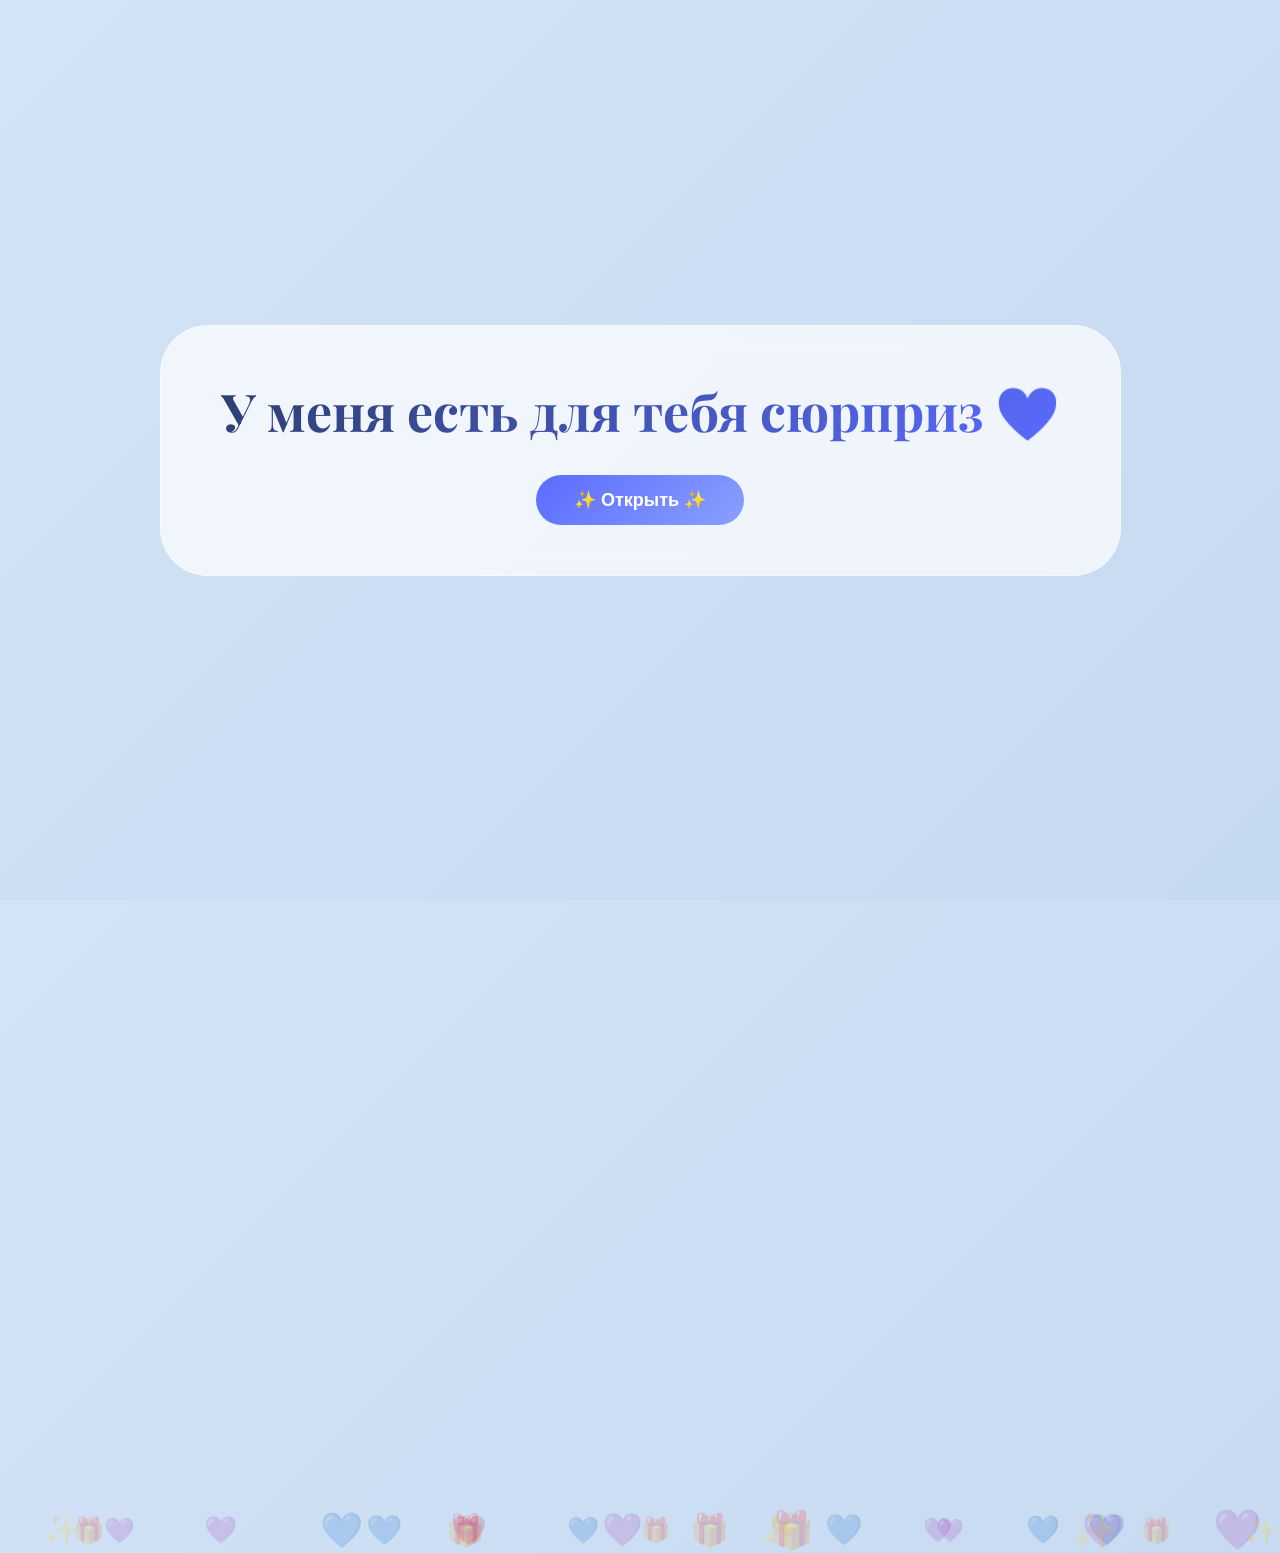
<file: index.html>
<!DOCTYPE html>
<html lang="ru">
<head>
<meta charset="UTF-8">
<title>Сюрприз 💜</title>
<link href="https://fonts.googleapis.com/css2?family=Playfair+Display:wght@700&family=Montserrat:wght@300;500;700&display=swap" rel="stylesheet">
<style>
  * { margin: 0; padding: 0; box-sizing: border-box; cursor: url('data:image/svg+xml;utf8,<svg xmlns="http://www.w3.org/2000/svg" width="24" height="27" viewBox="0 0 24 27"><path fill="%235a6bff" d="M12 21.35l-1.45-1.32C5.4 15.36 2 12.28 2 8.5 2 5.42 4.42 3 7.5 3c1.74 0 3.41.81 4.5 2.09C13.09 3.81 14.76 3 16.5 3 19.58 3 22 5.42 22 8.5c0 3.78-3.4 6.86-8.55 11.54L12 21.35z"/></svg>') 12 12, auto; }
  body {
    background: linear-gradient(135deg, #d4e4f7 0%, #c5d9f0 100%);
    display: flex;
    justify-content: center;
    align-items: center;
    height: 100vh;
    overflow: hidden;
    position: relative;
  }
  .glass-card {
    text-align: center;
    background: rgba(255,255,255,0.7);
    backdrop-filter: blur(12px);
    border-radius: 48px;
    padding: 50px 60px;
    border: 1px solid rgba(255,255,255,0.5);
    animation: floatIn 1.2s ease;
  }
  @keyframes floatIn {
    from { opacity: 0; transform: scale(0.8); }
    to { opacity: 1; transform: scale(1); }
  }
  h1 {
    font-family: 'Playfair Display', serif;
    font-size: 52px;
    background: linear-gradient(135deg, #2c3e6e, #5a6bff);
    -webkit-background-clip: text;
    background-clip: text;
    color: transparent;
  }
  button {
    margin-top: 30px;
    padding: 14px 38px;
    border-radius: 60px;
    background: linear-gradient(135deg, #5a6bff, #8aa0ff);
    color: white;
    font-weight: bold;
    font-size: 18px;
    cursor: pointer;
    border: none;
  }
  .falling-gift {
    position: absolute;
    font-size: 28px;
    pointer-events: none;
    animation: fallLinear 5s linear forwards;
  }
  @keyframes fallLinear {
    0% { transform: translateY(-20vh) rotate(0deg); opacity: 1; }
    100% { transform: translateY(120vh) rotate(360deg); opacity: 0.2; }
  }
</style>
</head>
<body>
<div class="glass-card">
  <h1>У меня есть для тебя сюрприз 💜</h1>
  <button onclick="location.href='surprise.html'">✨ Открыть ✨</button>
</div>
<script>
  const icons = ['🎁', '💜', '💙', '✨'];
  for(let i = 0; i < 25; i++) {
    let gift = document.createElement('div');
    gift.className = 'falling-gift';
    gift.innerHTML = icons[Math.floor(Math.random() * icons.length)];
    gift.style.left = Math.random() * 100 + '%';
    gift.style.fontSize = (Math.random() * 20 + 22) + 'px';
    gift.style.animationDuration = (Math.random() * 4 + 4) + 's';
    gift.style.animationDelay = Math.random() * 3 + 's';
    document.body.appendChild(gift);
  }
</script>
</body>
</html>
</file>
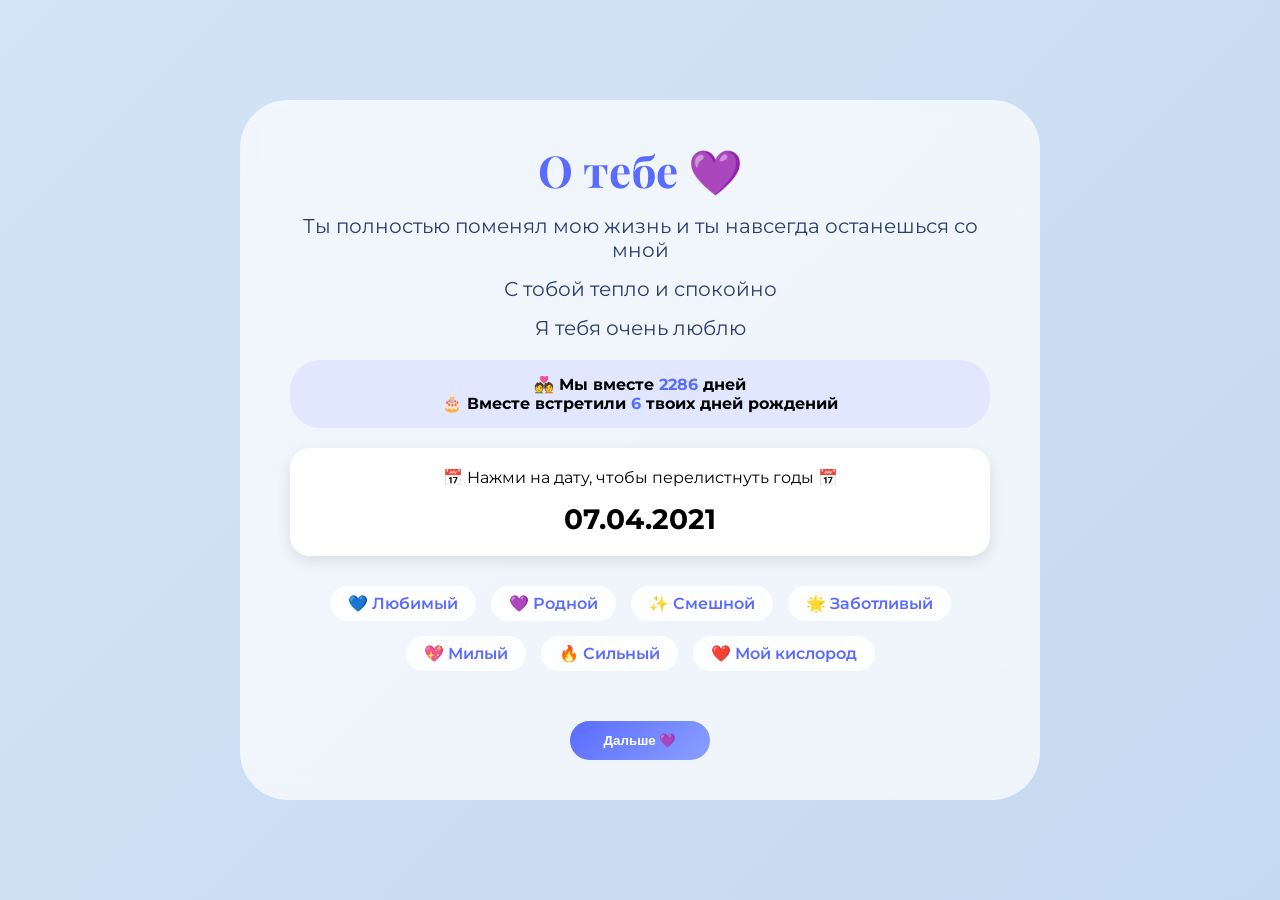
<file: about.html>
<!DOCTYPE html>
<html lang="ru">
<head>
<meta charset="UTF-8">
<title>О тебе</title>
<link href="https://fonts.googleapis.com/css2?family=Playfair+Display:wght@700&family=Montserrat:wght@300;500;700&display=swap" rel="stylesheet">
<style>
  * { margin: 0; padding: 0; box-sizing: border-box; cursor: url('data:image/svg+xml;utf8,<svg xmlns="http://www.w3.org/2000/svg" width="24" height="27" viewBox="0 0 24 27"><path fill="%235a6bff" d="M12 21.35l-1.45-1.32C5.4 15.36 2 12.28 2 8.5 2 5.42 4.42 3 7.5 3c1.74 0 3.41.81 4.5 2.09C13.09 3.81 14.76 3 16.5 3 19.58 3 22 5.42 22 8.5c0 3.78-3.4 6.86-8.55 11.54L12 21.35z"/></svg>') 12 12, auto; }
  body {
    font-family: 'Montserrat', sans-serif;
    background: linear-gradient(135deg, #d4e4f7 0%, #c5d9f0 100%);
    min-height: 100vh;
    display: flex;
    justify-content: center;
    align-items: center;
    padding: 40px;
  }
  .card {
    background: rgba(255,255,255,0.7);
    backdrop-filter: blur(12px);
    border-radius: 48px;
    padding: 40px 50px;
    text-align: center;
    max-width: 800px;
    width: 100%;
  }
  h2 { font-family: 'Playfair Display', serif; font-size: 44px; color: #5a6bff; }
  p { font-size: 20px; color: #2c3e6e; margin: 15px 0; }
  .counter { background: #e0e7ff; border-radius: 30px; padding: 15px; margin: 20px 0; font-weight: bold; }
  .calendar {
    background: white;
    border-radius: 20px;
    padding: 20px;
    margin: 20px 0;
    cursor: pointer;
    transition: 0.3s;
    box-shadow: 0 5px 15px rgba(0,0,0,0.1);
    position: relative;
  }
  .cloud {
    display: flex;
    flex-wrap: wrap;
    justify-content: center;
    gap: 15px;
    margin: 30px 0;
  }
  .cloud span {
    background: #ffffffaa;
    backdrop-filter: blur(4px);
    padding: 8px 18px;
    border-radius: 50px;
    font-weight: 600;
    color: #5a6bff;
    animation: floatTag 3s infinite alternate;
  }
  @keyframes floatTag {
    from { transform: translateY(0px); }
    to { transform: translateY(-10px); }
  }
  button {
    margin-top: 20px;
    padding: 12px 34px;
    border-radius: 40px;
    background: linear-gradient(135deg, #5a6bff, #8aa0ff);
    color: white;
    font-weight: 600;
    cursor: pointer;
    border: none;
  }
  .firework-burst {
    position: fixed;
    pointer-events: none;
    font-size: 28px;
    animation: pop 0.5s ease-out forwards;
    z-index: 100;
  }
  @keyframes pop {
    0% { transform: scale(0.2); opacity: 1; }
    100% { transform: scale(1.5); opacity: 0; }
  }
</style>
</head>
<body>
<div class="card">
  <h2>О тебе 💜</h2>
  <p>Ты полностью поменял мою жизнь и ты навсегда останешься со мной</p>
  <p>С тобой тепло и спокойно</p>
  <p>Я тебя очень люблю</p>

  <div class="counter" id="counter"></div>

  <div class="calendar" id="birthdayCalendar">
    📅 Нажми на дату, чтобы перелистнуть годы 📅
    <div id="calendarDisplay" style="font-size: 28px; margin-top: 15px; font-weight: bold;">07.04.2021</div>
  </div>

  <div class="cloud">
    <span>💙 Любимый</span><span>💜 Родной</span><span>✨ Смешной</span>
    <span>🌟 Заботливый</span><span>💖 Милый</span><span>🔥 Сильный</span><span>❤️ Мой кислород</span>
  </div>

  <button onclick="location.href='gallery.html'">Дальше 💜</button>
</div>

<script>
  const startDate = new Date(2020, 8, 2);
  const today = new Date();
  const diffDays = Math.ceil((today - startDate) / (1000 * 60 * 60 * 24));
  const hisBDs = [2021,2022,2023,2024,2025,2026].filter(y => new Date(y, 3, 7) <= today).length;
  document.getElementById('counter').innerHTML = `💑 Мы вместе <span style="color:#5a6bff;">${diffDays}</span> дней<br>🎂 Вместе встретили <span style="color:#5a6bff;">${hisBDs}</span> твоих дней рождений`;

  const years = [2021,2022,2023,2024,2025,2026];
  let idx = 0;
  const calDiv = document.getElementById('calendarDisplay');
  const calendarBox = document.getElementById('birthdayCalendar');

  function showFirework() {
    for(let i = 0; i < 12; i++) {
      let f = document.createElement('div');
      f.className = 'firework-burst';
      f.innerText = ['🎆', '✨', '💥', '🎇'][Math.floor(Math.random() * 4)];
      f.style.left = (Math.random() * 80 + 10) + '%';
      f.style.top = (Math.random() * 80 + 10) + '%';
      document.body.appendChild(f);
      setTimeout(() => f.remove(), 500);
    }
  }

  calendarBox.onclick = () => {
    if(idx < years.length) {
      showFirework();
      idx++;
      if(idx < years.length) {
        calDiv.innerText = `07.04.${years[idx]}`;
      } else {
        calDiv.innerText = '🎉 Много-много счастливых лет вместе! 🎉';
        calendarBox.style.opacity = '0.7';
      }
    }
  };
</script>

<script src="music.js"></script>
</body>
</html>
</file>
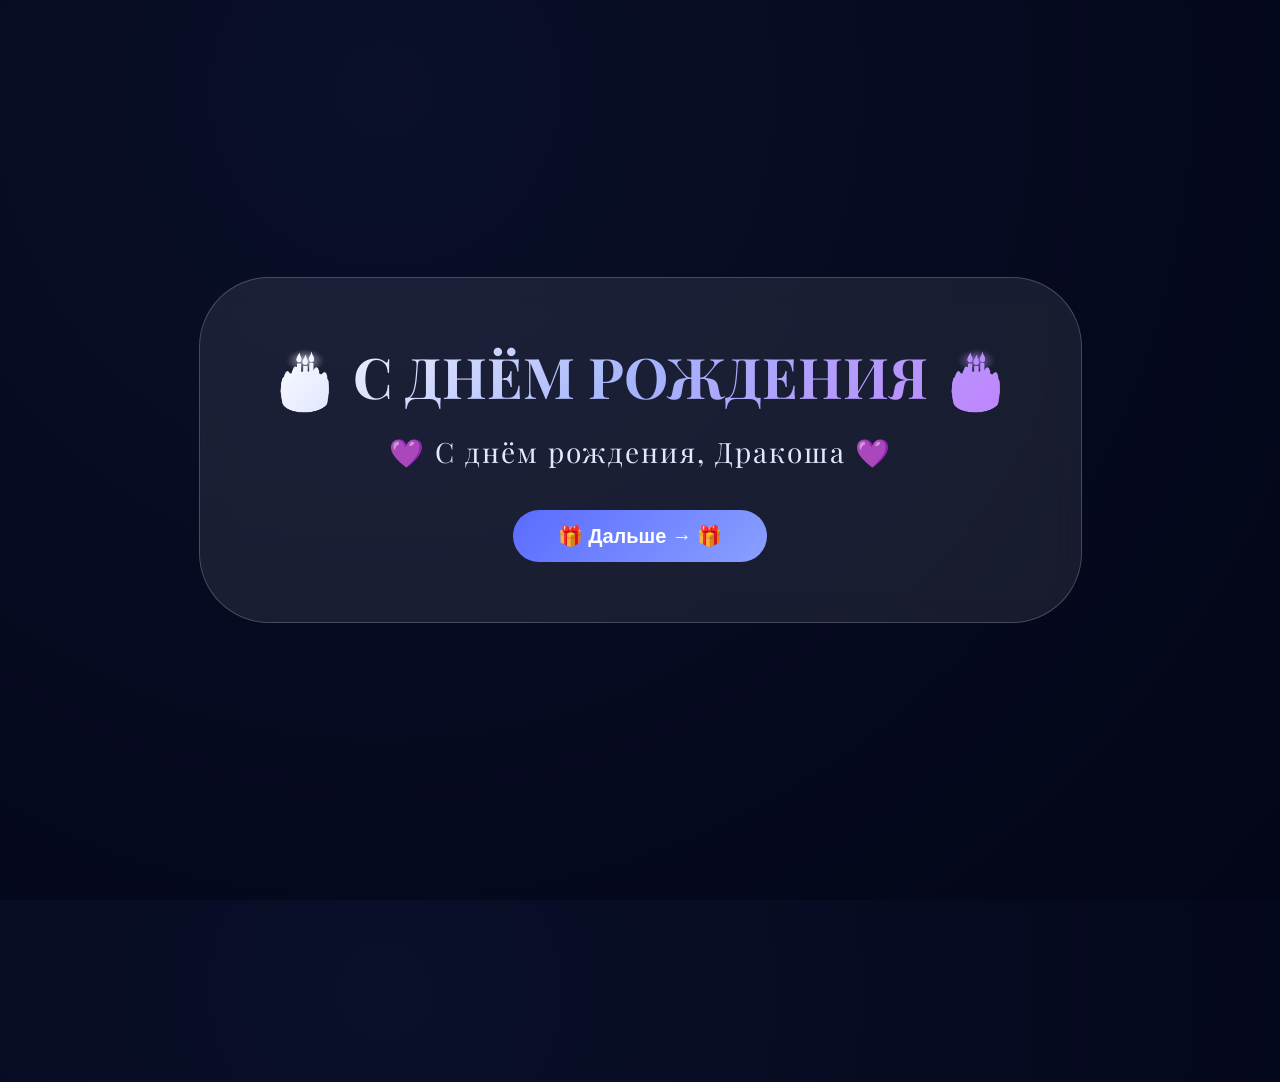
<file: final.html>
<!DOCTYPE html>
<html lang="ru">
<head>
<meta charset="UTF-8">
<title>С Днём Рождения!</title>
<style>
  * {
    margin: 0;
    padding: 0;
    box-sizing: border-box;
    cursor: url('data:image/svg+xml;utf8,<svg xmlns="http://www.w3.org/2000/svg" width="24" height="27" viewBox="0 0 24 27"><path fill="%23a5b4fc" d="M12 21.35l-1.45-1.32C5.4 15.36 2 12.28 2 8.5 2 5.42 4.42 3 7.5 3c1.74 0 3.41.81 4.5 2.09C13.09 3.81 14.76 3 16.5 3 19.58 3 22 5.42 22 8.5c0 3.78-3.4 6.86-8.55 11.54L12 21.35z"/></svg>') 12 12, auto;
  }
  body {
    background: radial-gradient(circle at 30% 10%, #0a0f2a, #030617);
    min-height: 100vh;
    display: flex;
    justify-content: center;
    align-items: center;
    overflow: hidden;
    font-family: 'Playfair Display', 'Montserrat', sans-serif;
    position: relative;
  }
  .star {
    position: absolute;
    background: white;
    border-radius: 50%;
    opacity: 0;
    animation: starTwinkle 3s infinite;
  }
  @keyframes starTwinkle {
    0%, 100% { opacity: 0; transform: scale(0.5); }
    50% { opacity: 1; transform: scale(1); }
  }
  .center-card {
    text-align: center;
    background: rgba(255,255,255,0.08);
    backdrop-filter: blur(16px);
    padding: 60px 70px;
    border-radius: 70px;
    border: 1px solid rgba(255,255,255,0.2);
    z-index: 20;
    animation: pulseGlow 3s infinite alternate;
  }
  @keyframes pulseGlow {
    from { box-shadow: 0 0 20px rgba(90,107,255,0.2); }
    to { box-shadow: 0 0 70px rgba(90,107,255,0.6); }
  }
  h1 {
    font-size: 56px;
    background: linear-gradient(135deg, #fff, #a5b4fc, #c084fc);
    -webkit-background-clip: text;
    background-clip: text;
    color: transparent;
    margin-bottom: 20px;
  }
  .subtitle {
    font-size: 28px;
    color: #e0e7ff;
    margin-top: 10px;
    font-weight: 300;
    letter-spacing: 2px;
  }
  button {
    margin-top: 40px;
    padding: 14px 45px;
    border-radius: 60px;
    border: none;
    background: linear-gradient(135deg, #5a6bff, #8aa0ff);
    color: white;
    font-weight: bold;
    font-size: 20px;
    cursor: pointer;
  }
  .fire-particle {
    position: absolute;
    font-size: 28px;
    pointer-events: none;
    animation: boomFly 1.5s ease-out forwards;
    z-index: 10;
  }
  @keyframes boomFly {
    0% { opacity: 1; transform: scale(0.2); }
    100% { opacity: 0; transform: scale(1.8) translateY(-60px); }
  }
  .confetti {
    position: absolute;
    width: 8px;
    height: 14px;
    animation: confettiDrop 2.5s linear forwards;
  }
  @keyframes confettiDrop {
    0% { transform: translateY(-20vh) rotate(0deg); opacity: 1; }
    100% { transform: translateY(120vh) rotate(720deg); opacity: 0; }
  }
</style>
<link href="https://fonts.googleapis.com/css2?family=Playfair+Display:wght@700&family=Montserrat:wght@300;500;700&display=swap" rel="stylesheet">
</head>
<body>
<div class="center-card">
  <h1>🎂 С ДНЁМ РОЖДЕНИЯ 🎂</h1>
  <div class="subtitle">💜 С днём рождения, Дракоша 💜</div>
  <button onclick="location.href='gift-hunt.html'">🎁 Дальше → 🎁</button>
</div>

<script>
  for(let i = 0; i < 250; i++) {
    let s = document.createElement('div');
    s.className = 'star';
    let size = Math.random() * 3 + 1;
    s.style.width = size + 'px';
    s.style.height = size + 'px';
    s.style.left = Math.random() * 100 + '%';
    s.style.top = Math.random() * 100 + '%';
    s.style.animationDelay = Math.random() * 4 + 's';
    document.body.appendChild(s);
  }

  function burst() {
    const emojis = ['💜', '💙', '💖', '✨', '🎆', '🎇', '💗', '🌟', '🎂', '🎁'];
    const colors = ['#5a6bff', '#c084fc', '#f472b6', '#34d399', '#ffaa44'];
    for(let i = 0; i < 50; i++) {
      let p = document.createElement('div');
      p.className = 'fire-particle';
      p.innerText = emojis[Math.floor(Math.random() * emojis.length)];
      p.style.left = Math.random() * 100 + '%';
      p.style.top = Math.random() * 70 + 20 + '%';
      p.style.fontSize = (Math.random() * 24 + 18) + 'px';
      document.body.appendChild(p);
      setTimeout(() => p.remove(), 1500);
    }
    for(let i = 0; i < 80; i++) {
      let conf = document.createElement('div');
      conf.className = 'confetti';
      conf.style.left = Math.random() * 100 + '%';
      conf.style.top = '-20px';
      conf.style.backgroundColor = colors[Math.floor(Math.random() * colors.length)];
      conf.style.width = Math.random() * 10 + 4 + 'px';
      conf.style.height = Math.random() * 16 + 6 + 'px';
      document.body.appendChild(conf);
      setTimeout(() => conf.remove(), 3000);
    }
  }
  setInterval(burst, 900);
  burst();
</script>
<script src="music.js"></script>
</body>
</html>
</file>
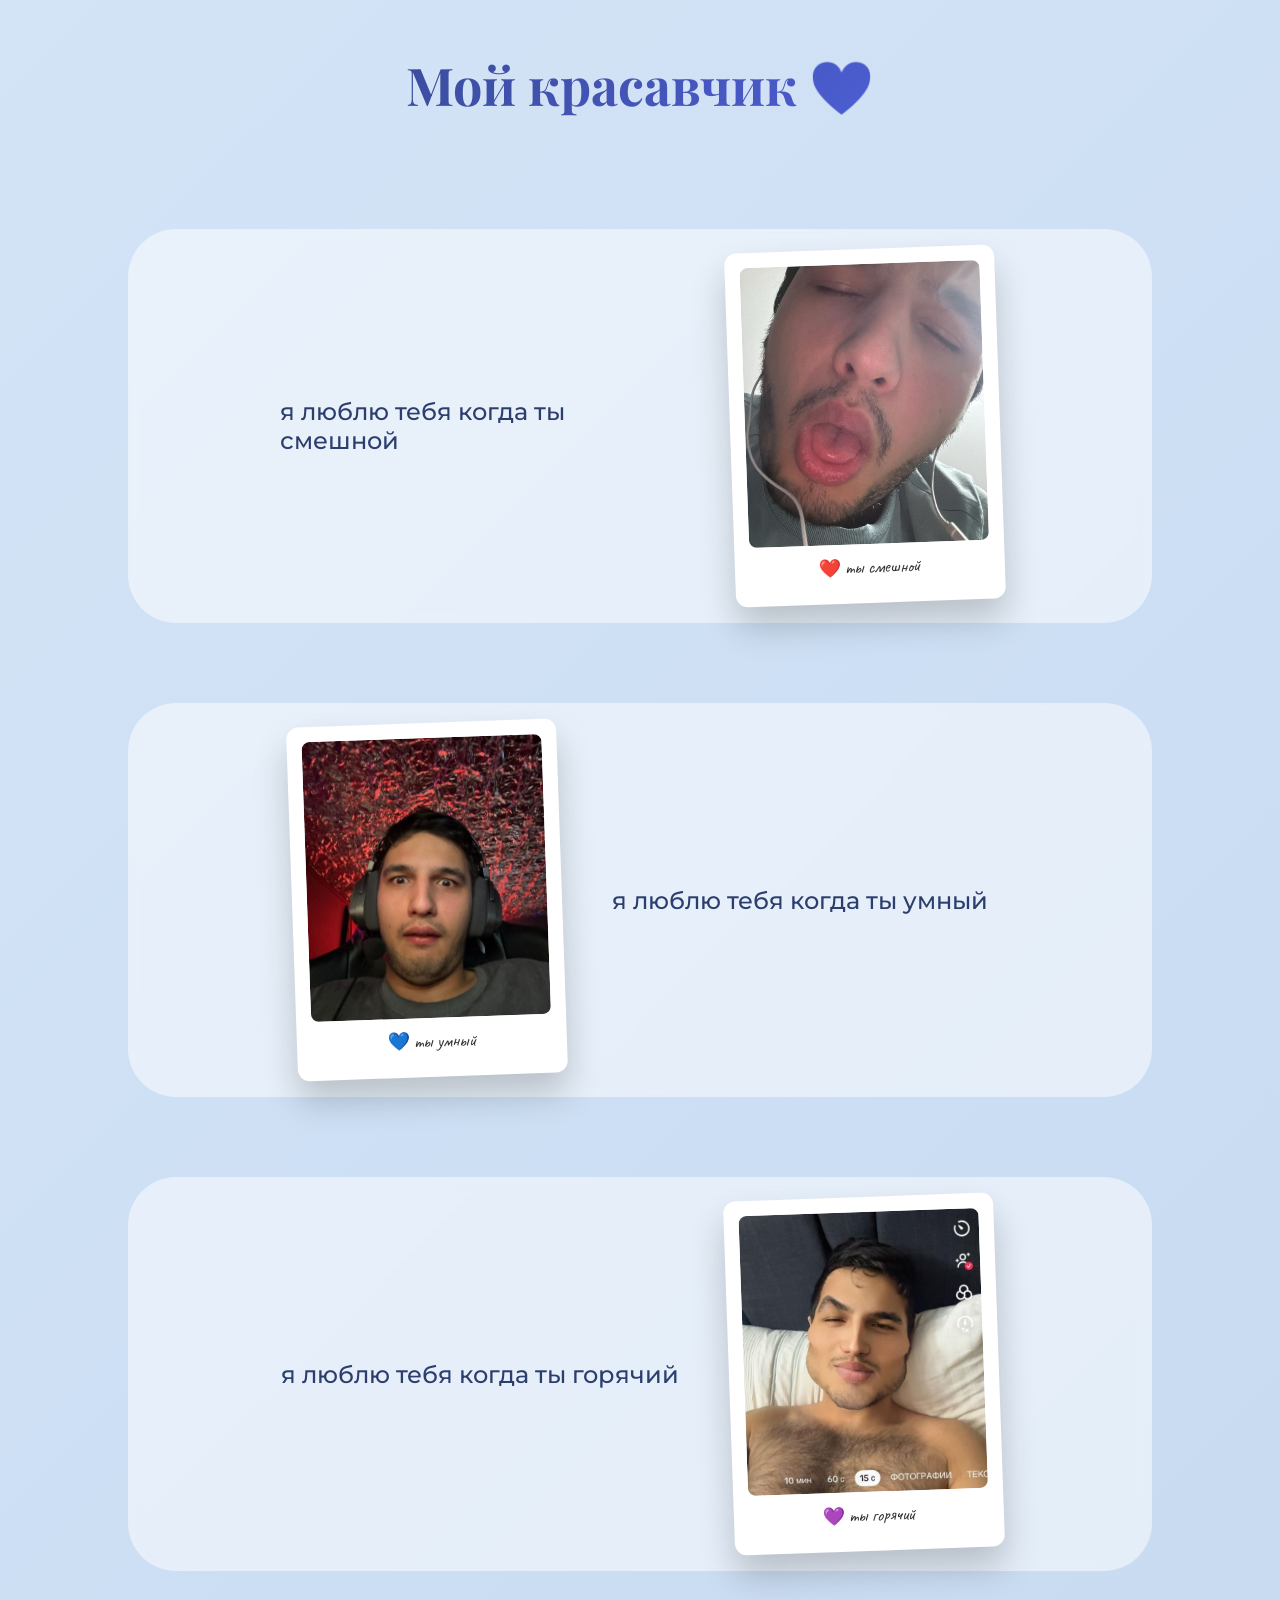
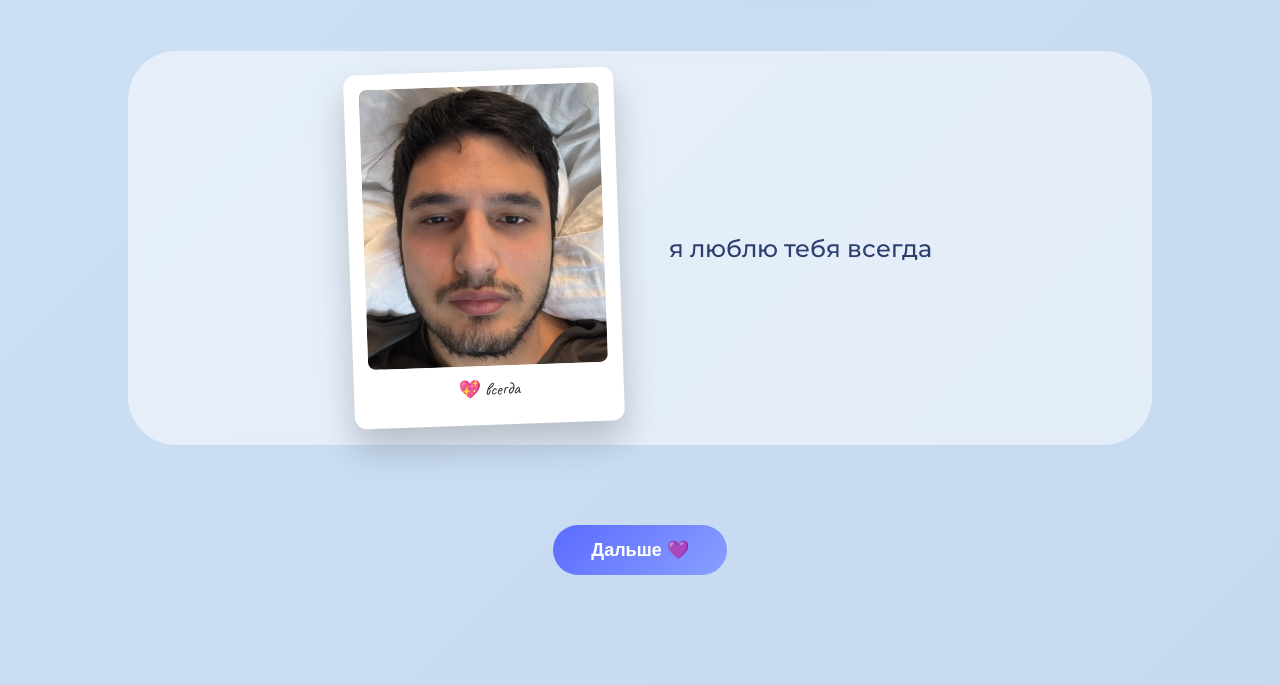
<file: gallery.html>
<!DOCTYPE html>
<html lang="ru">
<head>
<meta charset="UTF-8">
<title>Мой красавчик</title>
<link href="https://fonts.googleapis.com/css2?family=Playfair+Display:wght@700&family=Montserrat:wght@300;500;700&display=swap" rel="stylesheet">
<style>
  * { margin: 0; padding: 0; box-sizing: border-box; cursor: url('data:image/svg+xml;utf8,<svg xmlns="http://www.w3.org/2000/svg" width="24" height="27" viewBox="0 0 24 27"><path fill="%235a6bff" d="M12 21.35l-1.45-1.32C5.4 15.36 2 12.28 2 8.5 2 5.42 4.42 3 7.5 3c1.74 0 3.41.81 4.5 2.09C13.09 3.81 14.76 3 16.5 3 19.58 3 22 5.42 22 8.5c0 3.78-3.4 6.86-8.55 11.54L12 21.35z"/></svg>') 12 12, auto; }
  body {
    font-family: 'Montserrat', sans-serif;
    background: linear-gradient(135deg, #d4e4f7 0%, #c5d9f0 100%);
    padding-bottom: 70px;
  }
  .title {
    text-align: center;
    padding: 50px 20px 30px;
    font-family: 'Playfair Display', serif;
    font-size: 52px;
    background: linear-gradient(135deg, #2c3e6e, #5a6bff);
    -webkit-background-clip: text;
    background-clip: text;
    color: transparent;
  }
  .row {
    display: flex;
    justify-content: center;
    align-items: center;
    gap: 50px;
    margin: 80px 10%;
    padding: 20px;
    background: rgba(255,255,255,0.5);
    backdrop-filter: blur(4px);
    border-radius: 48px;
    transition: 0.6s;
    opacity: 0;
    transform: translateY(70px);
  }
  .row.show { opacity: 1; transform: translateY(0); }
  .row:nth-child(even) { flex-direction: row-reverse; }
  .polaroid {
    background: white;
    padding: 15px 15px 25px 15px;
    border-radius: 12px;
    box-shadow: 0 20px 35px rgba(0,0,0,0.2);
    transform: rotate(-2deg);
    transition: 0.3s;
    text-align: center;
  }
  .polaroid img {
    width: 240px;
    height: 280px;
    object-fit: cover;
    border-radius: 8px;
    display: block;
  }
  .caption {
    margin-top: 12px;
    font-family: 'Caveat', cursive;
    font-size: 18px;
    color: #333;
  }
  .text {
    font-size: 24px;
    font-weight: 500;
    color: #2c3e6e;
    max-width: 400px;
  }
  button {
    display: block;
    margin: 40px auto;
    padding: 14px 38px;
    border: none;
    border-radius: 50px;
    background: linear-gradient(135deg, #5a6bff, #8aa0ff);
    color: white;
    font-weight: bold;
    font-size: 18px;
    cursor: pointer;
  }
</style>
<link href="https://fonts.googleapis.com/css2?family=Caveat&display=swap" rel="stylesheet">
</head>
<body>
<h1 class="title">Мой красавчик 💙</h1>

<div class="row"><div class="polaroid"><img src="photo1.jpg"><div class="caption">❤️ ты смешной</div></div><div class="text">я люблю тебя когда ты смешной</div></div>
<div class="row"><div class="polaroid"><img src="photo2.jpg"><div class="caption">💙 ты умный</div></div><div class="text">я люблю тебя когда ты умный</div></div>
<div class="row"><div class="polaroid"><img src="photo3.jpg"><div class="caption">💜 ты горячий</div></div><div class="text">я люблю тебя когда ты горячий</div></div>
<div class="row"><div class="polaroid"><img src="photo4.jpg"><div class="caption">💖 всегда</div></div><div class="text">я люблю тебя всегда</div></div>

<button onclick="location.href='you.html'">Дальше 💜</button>

<script>
  const rows = document.querySelectorAll('.row');
  const observer = new IntersectionObserver((entries) => {
    entries.forEach(entry => { if(entry.isIntersecting) entry.target.classList.add('show'); });
  }, { threshold: 0.2 });
  rows.forEach(r => observer.observe(r));
</script>

<script src="music.js"></script>
</body>
</html>
</file>
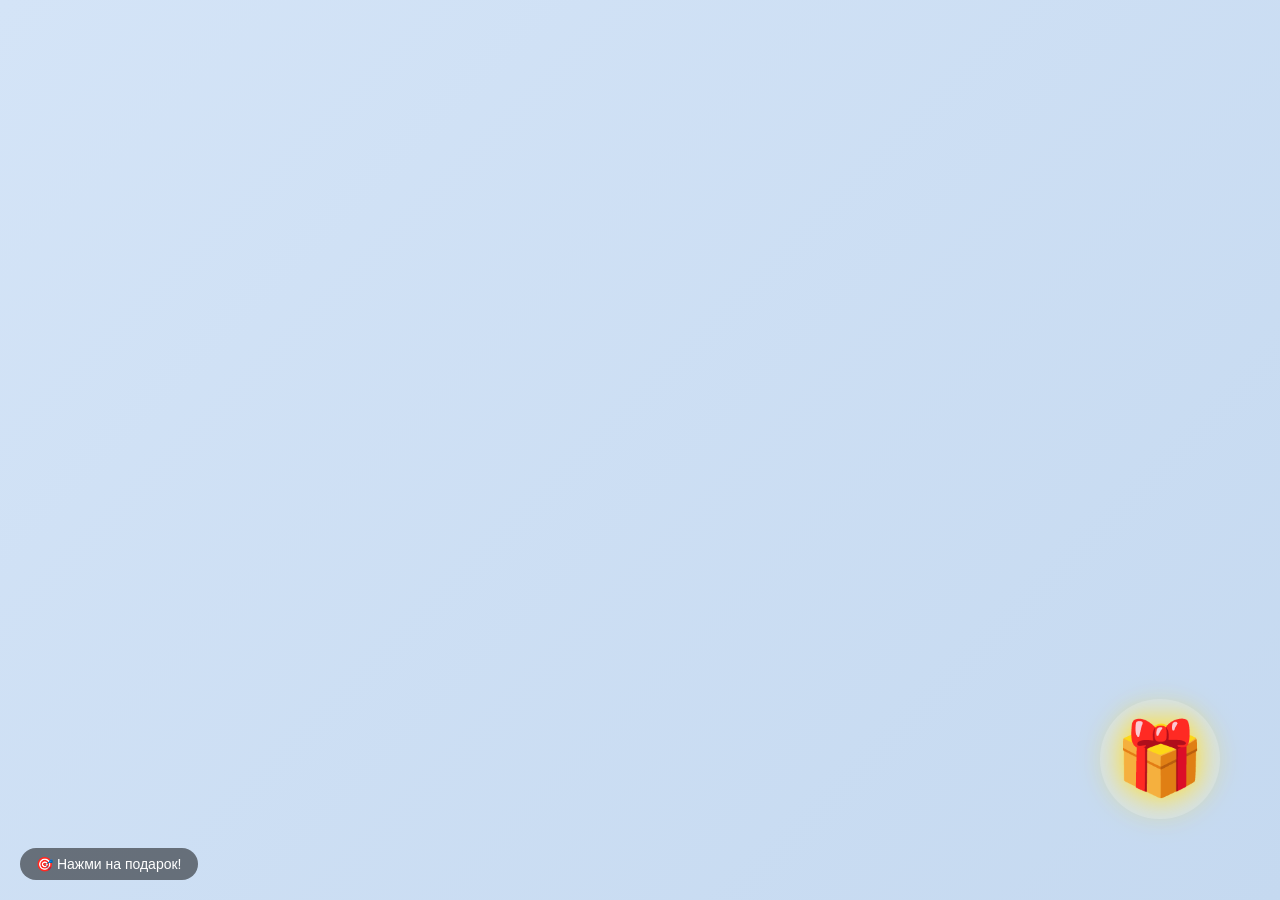
<file: gift-hunt.html>
<!DOCTYPE html>
<html lang="ru">
<head>
<meta charset="UTF-8">
<title>Найди подарок!</title>
<style>
  * {
    margin: 0;
    padding: 0;
    box-sizing: border-box;
  }
  body {
    background: linear-gradient(135deg, #d4e4f7 0%, #c5d9f0 100%);
    min-height: 100vh;
    overflow: hidden;
    font-family: 'Montserrat', sans-serif;
    position: relative;
  }
  .gift {
    position: absolute;
    font-size: 72px;
    cursor: pointer;
    filter: drop-shadow(0 0 12px gold);
    animation: pulse 0.6s infinite alternate;
    transition: left 0.4s ease-out, top 0.4s ease-out;
    width: 120px;
    height: 120px;
    display: flex;
    align-items: center;
    justify-content: center;
    background: rgba(255,255,255,0.2);
    border-radius: 60px;
    z-index: 100;
  }
  @keyframes pulse {
    from { transform: scale(1); text-shadow: 0 0 2px gold; }
    to { transform: scale(1.1); text-shadow: 0 0 20px orange; }
  }
  .message-card {
    position: fixed;
    top: 50%;
    left: 50%;
    transform: translate(-50%, -50%);
    background: rgba(255,255,255,0.95);
    backdrop-filter: blur(16px);
    border-radius: 48px;
    padding: 40px 50px;
    text-align: center;
    z-index: 200;
    box-shadow: 0 20px 40px rgba(0,0,0,0.3);
    display: none;
    max-width: 90%;
  }
  .message-card p {
    font-size: 24px;
    margin: 20px 0;
    color: #2c3e6e;
  }
  button {
    margin-top: 20px;
    padding: 10px 30px;
    border-radius: 40px;
    background: #5a6bff;
    color: white;
    font-weight: bold;
    cursor: pointer;
    border: none;
  }
  .hint {
    position: fixed;
    bottom: 20px;
    left: 20px;
    background: rgba(0,0,0,0.5);
    color: white;
    padding: 8px 16px;
    border-radius: 30px;
    font-size: 14px;
    z-index: 50;
  }
  .telegram-hint {
    background: #e6f0ff;
    border-radius: 30px;
    padding: 20px;
    margin: 20px 0;
  }
</style>
</head>
<body>

<div class="gift" id="gift">🎁</div>
<div class="hint">🎯 Нажми на подарок!</div>

<div class="message-card" id="messageCard">
  <p>🎉 Что ж, ты молодец, а теперь прям вооооот тут твой самый основной подарок...</p>
  
  <div class="telegram-hint">
    📲 <strong>Твой подарок уже в Ватсап</strong><br>
    Открой чат со мной — там видео
  </div>
  
  <button onclick="location.href='the-end.html'">✨ Дальше ✨</button>
</div>

<script src="music.js"></script>
<script>
  const gift = document.getElementById('gift');
  let gameActive = true;

  function moveGift() {
    if (!gameActive) return;
    const maxX = window.innerWidth - 140;
    const maxY = window.innerHeight - 140;
    const x = Math.random() * maxX;
    const y = Math.random() * maxY;
    gift.style.left = x + 'px';
    gift.style.top = y + 'px';
  }

  // Скорость: 950 мс (чуть быстрее, но плавно)
  setInterval(moveGift, 900);

  gift.addEventListener('click', (e) => {
    e.stopPropagation();
    if (!gameActive) return;
    gameActive = false;
    gift.style.display = 'none';
    document.getElementById('messageCard').style.display = 'block';
  });

  gift.style.cursor = 'pointer';
</script>

</body>
</html>
</file>
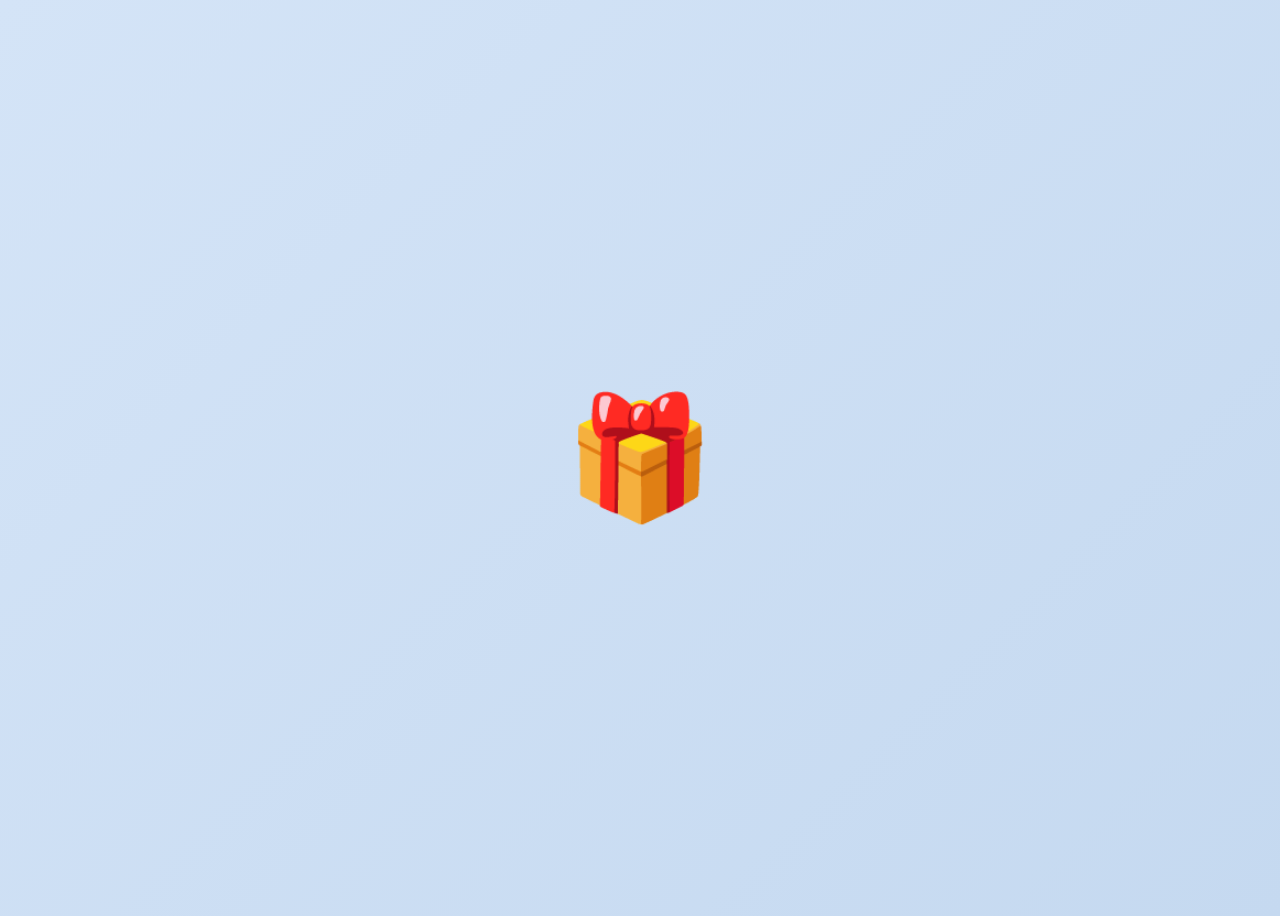
<file: gift.html>
<!DOCTYPE html>
<html>
<head>
<meta charset="UTF-8">
<title>Подарок</title>
<style>
  body {
    background: linear-gradient(135deg, #d4e4f7, #c5d9f0);
    min-height: 100vh;
    display: flex;
    justify-content: center;
    align-items: center;
    font-size: 120px;
    cursor: pointer;
  }
  div {
    text-align: center;
    animation: pulse 1s infinite;
  }
  @keyframes pulse {
    0% { transform: scale(1); }
    50% { transform: scale(1.1); }
    100% { transform: scale(1); }
  }
</style>
</head>
<body>
<div id="gift">🎁</div>
<script>
  document.getElementById('gift').onclick = () => {
    window.location.href = 'http://192.168.1.69';
  };
</script>
</body>
</html>
</file>
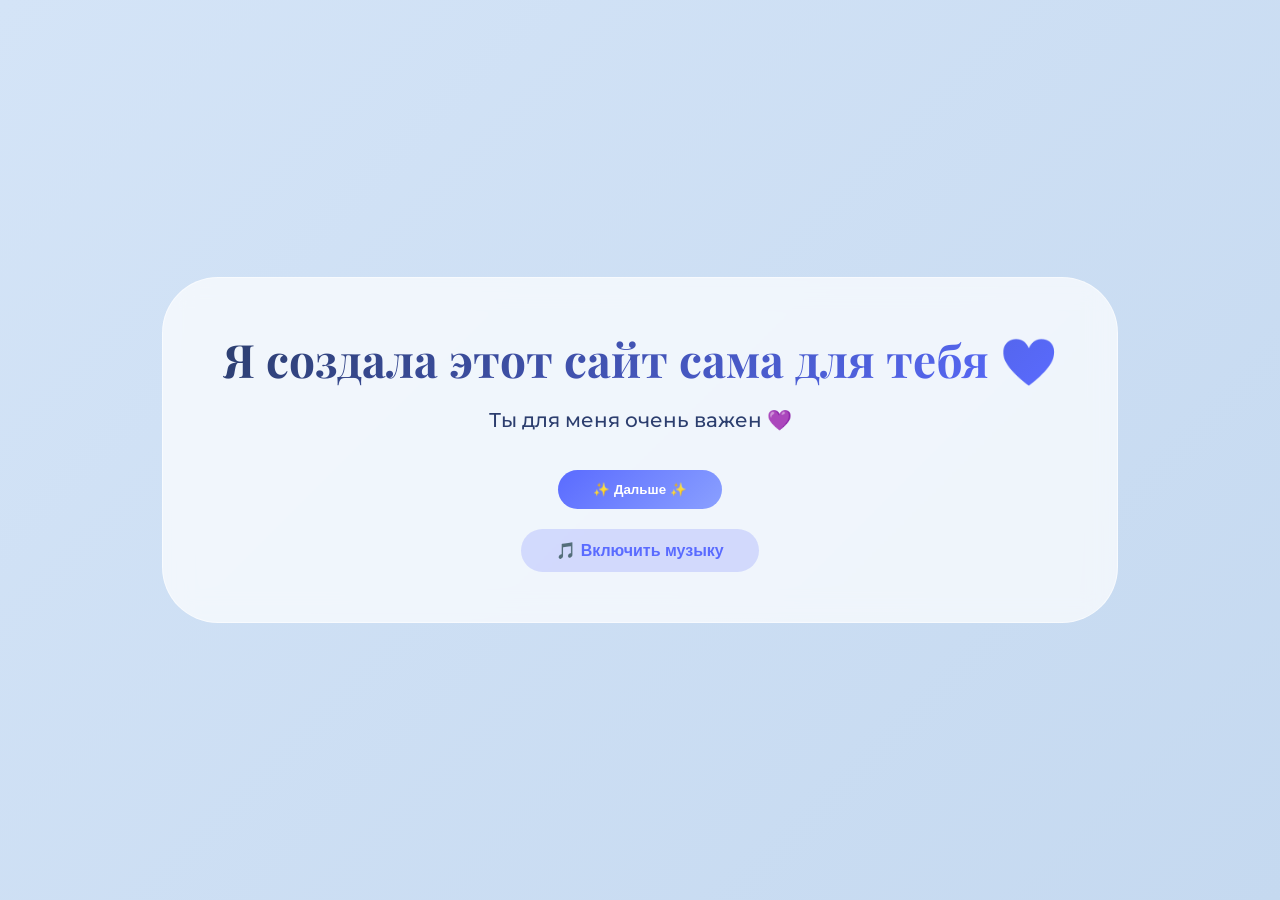
<file: surprise.html>
<!DOCTYPE html>
<html lang="ru">
<head>
<meta charset="UTF-8">
<title>Сюрприз 💙</title>
<link href="https://fonts.googleapis.com/css2?family=Playfair+Display:wght@700&family=Montserrat:wght@300;500;700&display=swap" rel="stylesheet">
<style>
  * { margin: 0; padding: 0; box-sizing: border-box; cursor: url('data:image/svg+xml;utf8,<svg xmlns="http://www.w3.org/2000/svg" width="24" height="27" viewBox="0 0 24 27"><path fill="%235a6bff" d="M12 21.35l-1.45-1.32C5.4 15.36 2 12.28 2 8.5 2 5.42 4.42 3 7.5 3c1.74 0 3.41.81 4.5 2.09C13.09 3.81 14.76 3 16.5 3 19.58 3 22 5.42 22 8.5c0 3.78-3.4 6.86-8.55 11.54L12 21.35z"/></svg>') 12 12, auto; }
  body {
    font-family: 'Montserrat', sans-serif;
    background: linear-gradient(135deg, #d4e4f7 0%, #c5d9f0 100%);
    min-height: 100vh;
    display: flex;
    justify-content: center;
    align-items: center;
    position: relative;
    overflow: hidden;
  }
  .glass-card {
    background: rgba(255,255,255,0.7);
    backdrop-filter: blur(14px);
    border-radius: 56px;
    padding: 50px 60px;
    text-align: center;
    border: 1px solid rgba(255,255,255,0.5);
    max-width: 85%;
    animation: scaleGlow 1s ease-out;
  }
  @keyframes scaleGlow {
    from { opacity: 0; transform: scale(0.9); }
    to { opacity: 1; transform: scale(1); }
  }
  h1 {
    font-family: 'Playfair Display', serif;
    font-size: 46px;
    background: linear-gradient(135deg, #2c3e6e, #5a6bff);
    -webkit-background-clip: text;
    background-clip: text;
    color: transparent;
  }
  p {
    font-size: 20px;
    color: #2c3e6e;
    margin: 18px 0;
    font-weight: 500;
  }
  button {
    margin-top: 20px;
    padding: 12px 35px;
    border-radius: 60px;
    background: linear-gradient(135deg, #5a6bff, #8aa0ff);
    color: white;
    font-weight: bold;
    border: none;
    cursor: pointer;
  }
  .music-btn {
    margin-top: 20px;
    background: rgba(90,107,255,0.2);
    color: #5a6bff;
    font-size: 16px;
  }
  .flying-item {
    position: absolute;
    pointer-events: none;
    font-size: 26px;
    animation: floatUp 4s linear forwards;
    z-index: 5;
  }
  @keyframes floatUp {
    0% { opacity: 1; transform: translateY(0) scale(0.8); }
    100% { opacity: 0; transform: translateY(-180px) scale(1.3); }
  }
</style>
</head>
<body>
<div class="glass-card">
  <h1>Я создала этот сайт сама для тебя 💙</h1>
  <p>Ты для меня очень важен 💜</p>
  <button onclick="location.href='about.html'">✨ Дальше ✨</button>
  <br>
  <button class="music-btn" id="startMusicBtn">🎵 Включить музыку</button>
</div>

<script src="music.js"></script>
<script>
  document.getElementById('startMusicBtn').onclick = () => {
    playGlobalMusic();
    document.getElementById('startMusicBtn').innerText = '🎵 Музыка играет';
    document.getElementById('startMusicBtn').disabled = true;
  };

  function createFlying(emoji) {
    let el = document.createElement('div');
    el.className = 'flying-item';
    el.innerText = emoji;
    el.style.left = Math.random() * 100 + '%';
    el.style.bottom = '10%';
    el.style.animationDuration = 3 + Math.random() * 2 + 's';
    document.body.appendChild(el);
    setTimeout(() => el.remove(), 4000);
  }
  setInterval(() => createFlying('💋'), 500);
  setInterval(() => createFlying('💙'), 600);
</script>
</body>
</html>
</file>
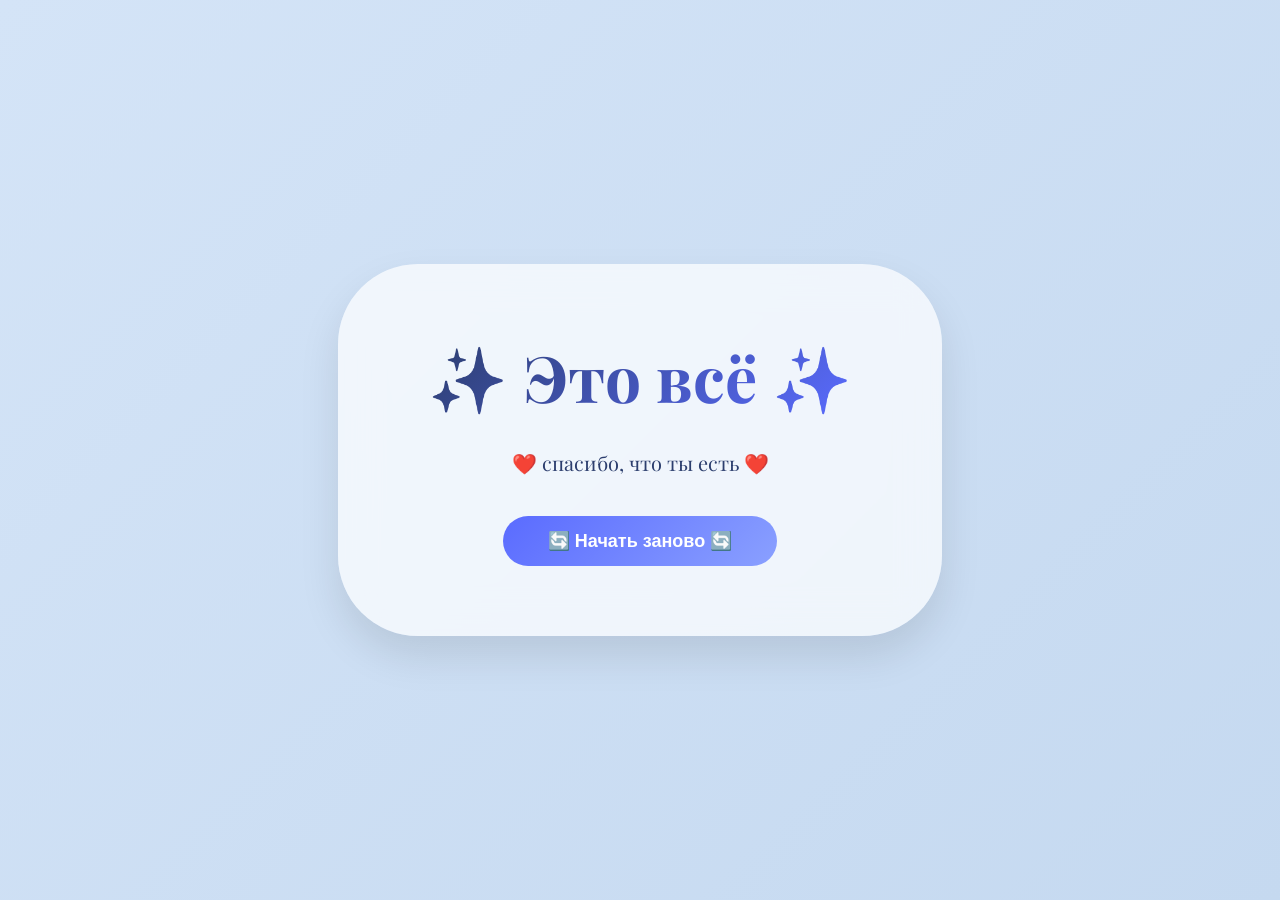
<file: the-end.html>
<!DOCTYPE html>
<html lang="ru">
<head>
<meta charset="UTF-8">
<title>Это всё 💜</title>
<style>
  * {
    margin: 0;
    padding: 0;
    box-sizing: border-box;
    cursor: url('data:image/svg+xml;utf8,<svg xmlns="http://www.w3.org/2000/svg" width="24" height="27" viewBox="0 0 24 27"><path fill="%235a6bff" d="M12 21.35l-1.45-1.32C5.4 15.36 2 12.28 2 8.5 2 5.42 4.42 3 7.5 3c1.74 0 3.41.81 4.5 2.09C13.09 3.81 14.76 3 16.5 3 19.58 3 22 5.42 22 8.5c0 3.78-3.4 6.86-8.55 11.54L12 21.35z"/></svg>') 12 12, auto;
  }
  body {
    background: linear-gradient(135deg, #d4e4f7 0%, #c5d9f0 100%);
    min-height: 100vh;
    display: flex;
    justify-content: center;
    align-items: center;
    font-family: 'Playfair Display', 'Montserrat', sans-serif;
    position: relative;
    overflow: hidden;
  }
  .center-text {
    text-align: center;
    background: rgba(255,255,255,0.7);
    backdrop-filter: blur(20px);
    padding: 70px 90px;
    border-radius: 80px;
    z-index: 10;
    box-shadow: 0 20px 40px rgba(0,0,0,0.1);
    animation: fadeZoom 1s ease;
  }
  @keyframes fadeZoom {
    from { opacity: 0; transform: scale(0.8); }
    to { opacity: 1; transform: scale(1); }
  }
  h1 {
    font-size: 64px;
    background: linear-gradient(135deg, #2c3e6e, #5a6bff);
    -webkit-background-clip: text;
    background-clip: text;
    color: transparent;
  }
  button {
    margin-top: 40px;
    padding: 14px 45px;
    border: none;
    border-radius: 60px;
    background: linear-gradient(135deg, #5a6bff, #8aa0ff);
    color: white;
    font-weight: bold;
    font-size: 18px;
    cursor: pointer;
    transition: 0.3s;
  }
  button:hover {
    transform: scale(1.05);
    box-shadow: 0 0 20px #5a6bff;
  }
  .floating-heart {
    position: absolute;
    font-size: 28px;
    pointer-events: none;
    animation: floatUpHeart 4s linear forwards;
    z-index: 5;
  }
  @keyframes floatUpHeart {
    0% {
      opacity: 1;
      transform: translateY(0) scale(0.8);
    }
    100% {
      opacity: 0;
      transform: translateY(-200px) scale(1.4);
    }
  }
</style>
<link href="https://fonts.googleapis.com/css2?family=Playfair+Display:wght@700&family=Montserrat:wght@300;500;700&display=swap" rel="stylesheet">
</head>
<body>
<div class="center-text">
  <h1>✨ Это всё ✨</h1>
  <p style="margin-top: 30px; font-size: 20px; color: #2c3e6e;">❤️ спасибо, что ты есть ❤️</p>
  <button onclick="location.href='index.html'">🔄 Начать заново 🔄</button>
</div>

<script>
  const hearts = ['💜', '💙', '💖', '💗', '❤️', '🧡', '💛', '💚'];
  setInterval(() => {
    let heart = document.createElement('div');
    heart.className = 'floating-heart';
    heart.innerText = hearts[Math.floor(Math.random() * hearts.length)];
    heart.style.left = Math.random() * 100 + '%';
    heart.style.bottom = '-30px';
    heart.style.fontSize = (Math.random() * 24 + 20) + 'px';
    heart.style.animationDuration = (Math.random() * 3 + 3) + 's';
    document.body.appendChild(heart);
    setTimeout(() => heart.remove(), 5000);
  }, 300);
</script>
<script src="music.js"></script>
<script>
    initGlobalMusic();
    // Пробуем включить музыку при первом клике
    document.body.addEventListener('click', function once() {
        playGlobalMusic();
        document.body.removeEventListener('click', once);
    }, { once: true });
</script>
<script src="music.js"></script>
</body>
</html>
</file>
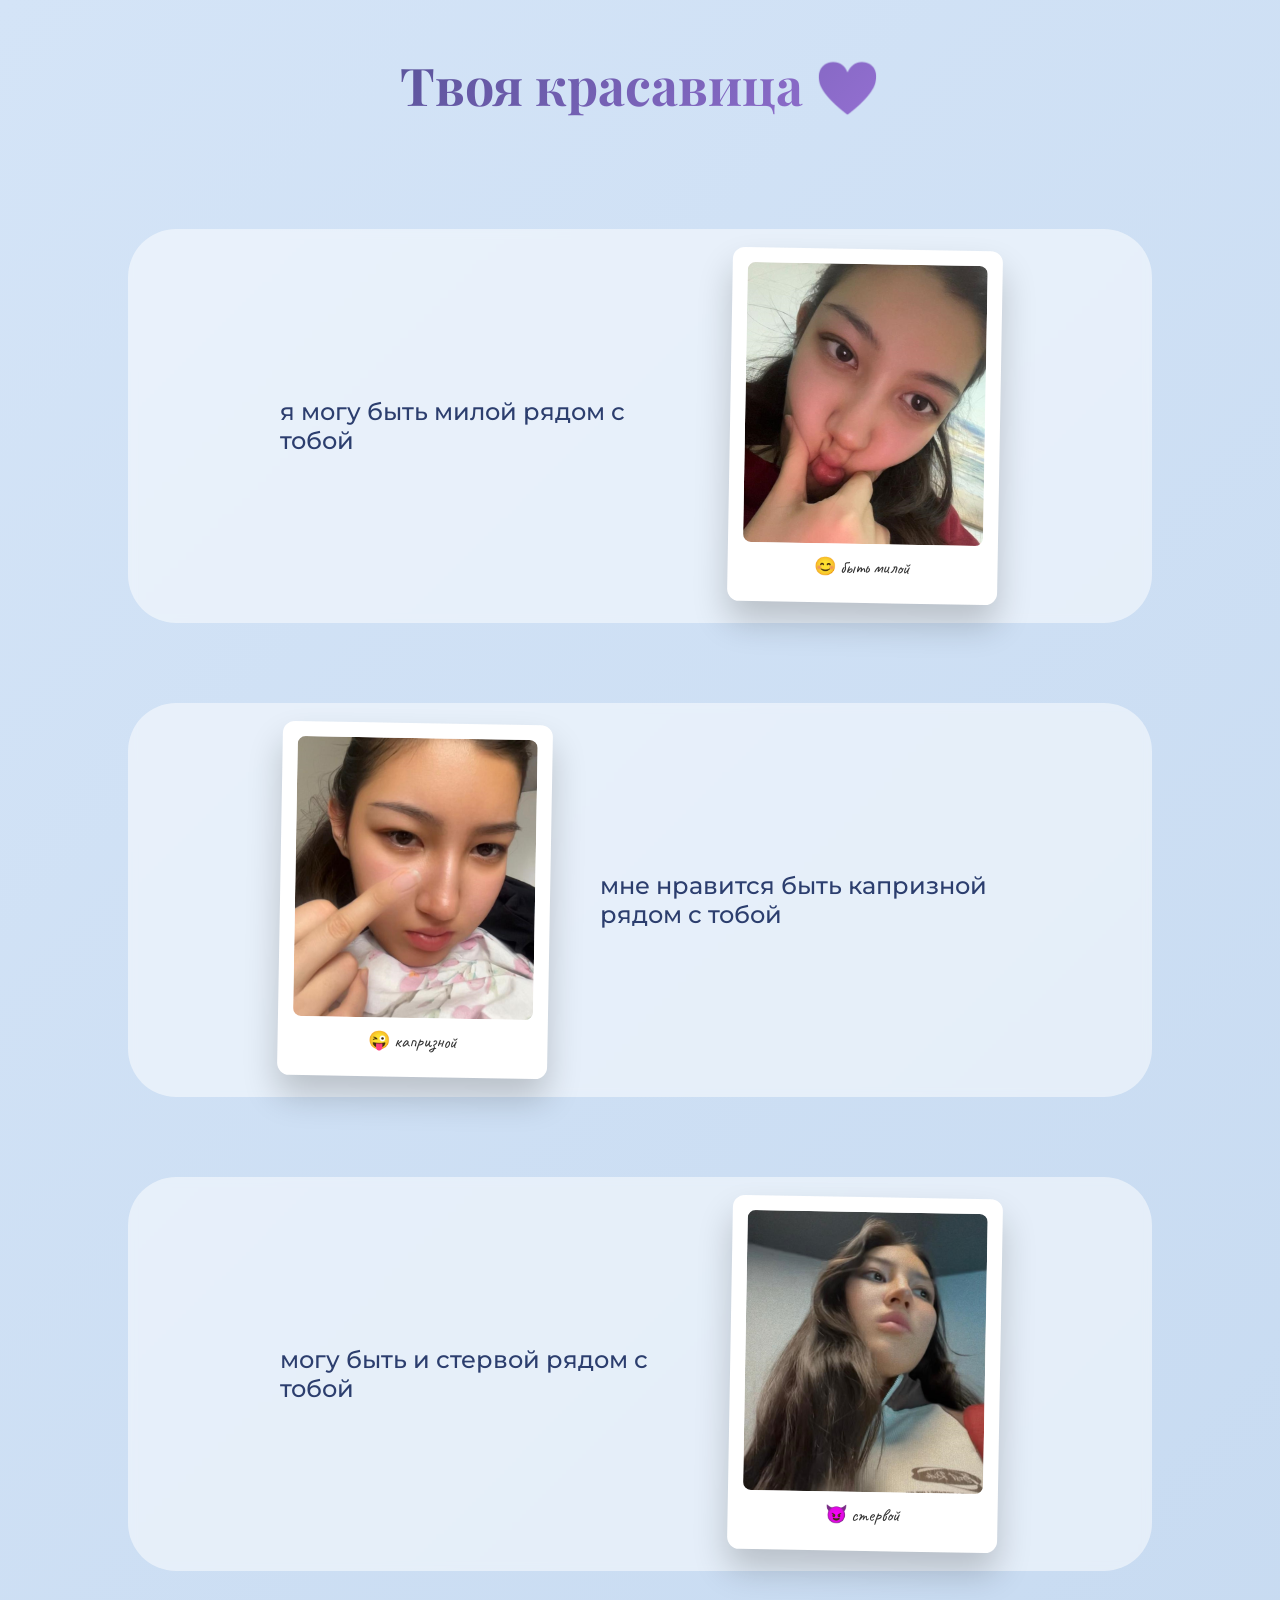
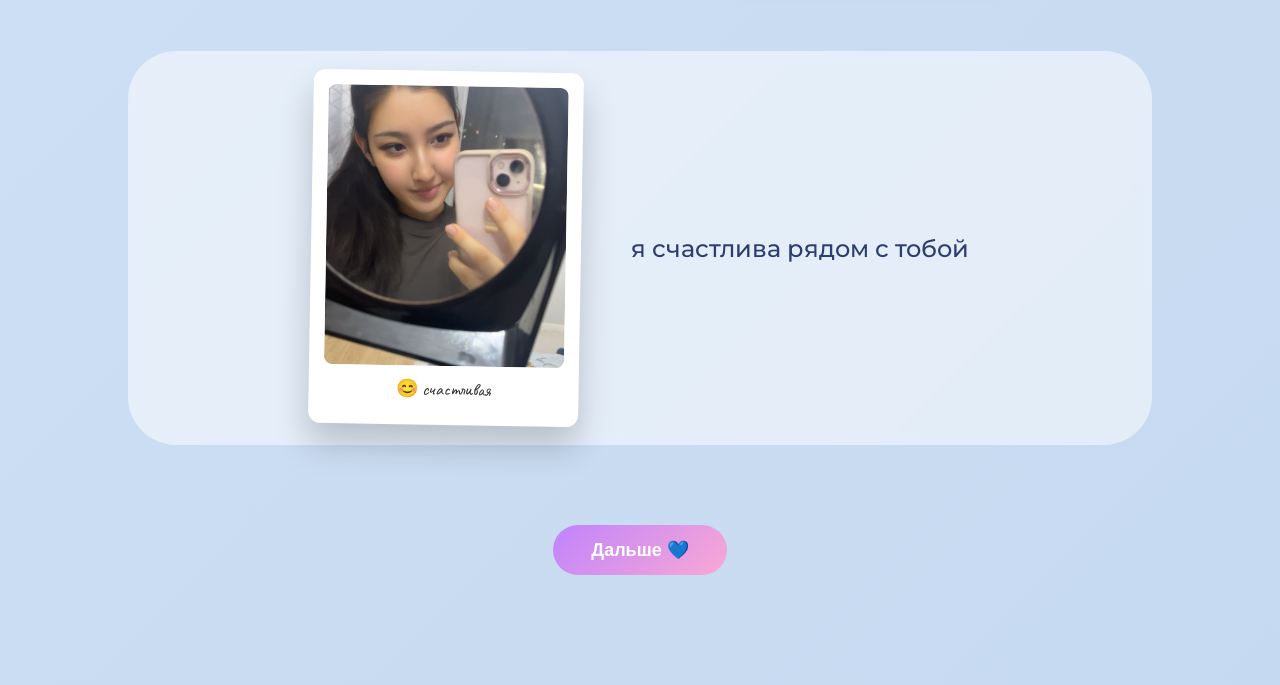
<file: you.html>
<!DOCTYPE html>
<html lang="ru">
<head>
<meta charset="UTF-8">
<title>Твоя красавица</title>
<link href="https://fonts.googleapis.com/css2?family=Playfair+Display:wght@700&family=Montserrat:wght@300;500;700&display=swap" rel="stylesheet">
<link href="https://fonts.googleapis.com/css2?family=Caveat&display=swap" rel="stylesheet">
<style>
  * {
    margin: 0;
    padding: 0;
    box-sizing: border-box;
    cursor: url('data:image/svg+xml;utf8,<svg xmlns="http://www.w3.org/2000/svg" width="24" height="27" viewBox="0 0 24 27"><path fill="%235a6bff" d="M12 21.35l-1.45-1.32C5.4 15.36 2 12.28 2 8.5 2 5.42 4.42 3 7.5 3c1.74 0 3.41.81 4.5 2.09C13.09 3.81 14.76 3 16.5 3 19.58 3 22 5.42 22 8.5c0 3.78-3.4 6.86-8.55 11.54L12 21.35z"/></svg>') 12 12, auto;
  }
  body {
    font-family: 'Montserrat', sans-serif;
    background: linear-gradient(135deg, #d4e4f7 0%, #c5d9f0 100%);
    padding-bottom: 70px;
  }
  .title {
    text-align: center;
    padding: 50px 20px 30px;
    font-family: 'Playfair Display', serif;
    font-size: 52px;
    background: linear-gradient(135deg, #2c3e6e, #c084fc);
    -webkit-background-clip: text;
    background-clip: text;
    color: transparent;
  }
  .row {
    display: flex;
    justify-content: center;
    align-items: center;
    gap: 50px;
    margin: 80px 10%;
    padding: 20px;
    background: rgba(255,255,255,0.5);
    backdrop-filter: blur(4px);
    border-radius: 48px;
    transition: 0.6s;
    opacity: 0;
    transform: translateY(70px);
  }
  .row.show {
    opacity: 1;
    transform: translateY(0);
  }
  .row:nth-child(even) {
    flex-direction: row-reverse;
  }
  .polaroid {
    background: white;
    padding: 15px 15px 25px 15px;
    border-radius: 12px;
    box-shadow: 0 20px 35px rgba(0,0,0,0.2);
    transform: rotate(1deg);
    transition: 0.3s;
    text-align: center;
  }
  .polaroid img {
    width: 240px;
    height: 280px;
    object-fit: cover;
    border-radius: 8px;
    display: block;
  }
  .caption {
    margin-top: 12px;
    font-family: 'Caveat', cursive;
    font-size: 18px;
    color: #333;
  }
  .text {
    font-size: 24px;
    font-weight: 500;
    color: #2c3e6e;
    max-width: 400px;
  }
  button {
    display: block;
    margin: 40px auto;
    padding: 14px 38px;
    border: none;
    border-radius: 50px;
    background: linear-gradient(135deg, #c084fc, #f9a8d4);
    color: white;
    font-weight: bold;
    font-size: 18px;
    cursor: pointer;
    transition: 0.2s;
  }
  button:hover {
    transform: scale(1.05);
    box-shadow: 0 0 20px #c084fc;
  }
</style>
</head>
<body>
<h1 class="title">Твоя красавица 💜</h1>

<div class="row"><div class="polaroid"><img src="me1.jpg"><div class="caption">😊 быть милой</div></div><div class="text">я могу быть милой рядом с тобой</div></div>
<div class="row"><div class="polaroid"><img src="me2.jpg"><div class="caption">😜 капризной</div></div><div class="text">мне нравится быть капризной рядом с тобой</div></div>
<div class="row"><div class="polaroid"><img src="me3.jpg"><div class="caption">😈 стервой</div></div><div class="text">могу быть и стервой рядом с тобой</div></div>
<div class="row"><div class="polaroid"><img src="me4.jpg"><div class="caption">😊 счастливая</div></div><div class="text">я счастлива рядом с тобой</div></div>

<button onclick="location.href='final.html'">Дальше 💙</button>

<script>
  const rows = document.querySelectorAll('.row');
  const observer = new IntersectionObserver((entries) => {
    entries.forEach(entry => {
      if(entry.isIntersecting) entry.target.classList.add('show');
    });
  }, { threshold: 0.2 });
  rows.forEach(r => observer.observe(r));
</script>

<script src="music.js"></script>
</body>
</html>
</file>
